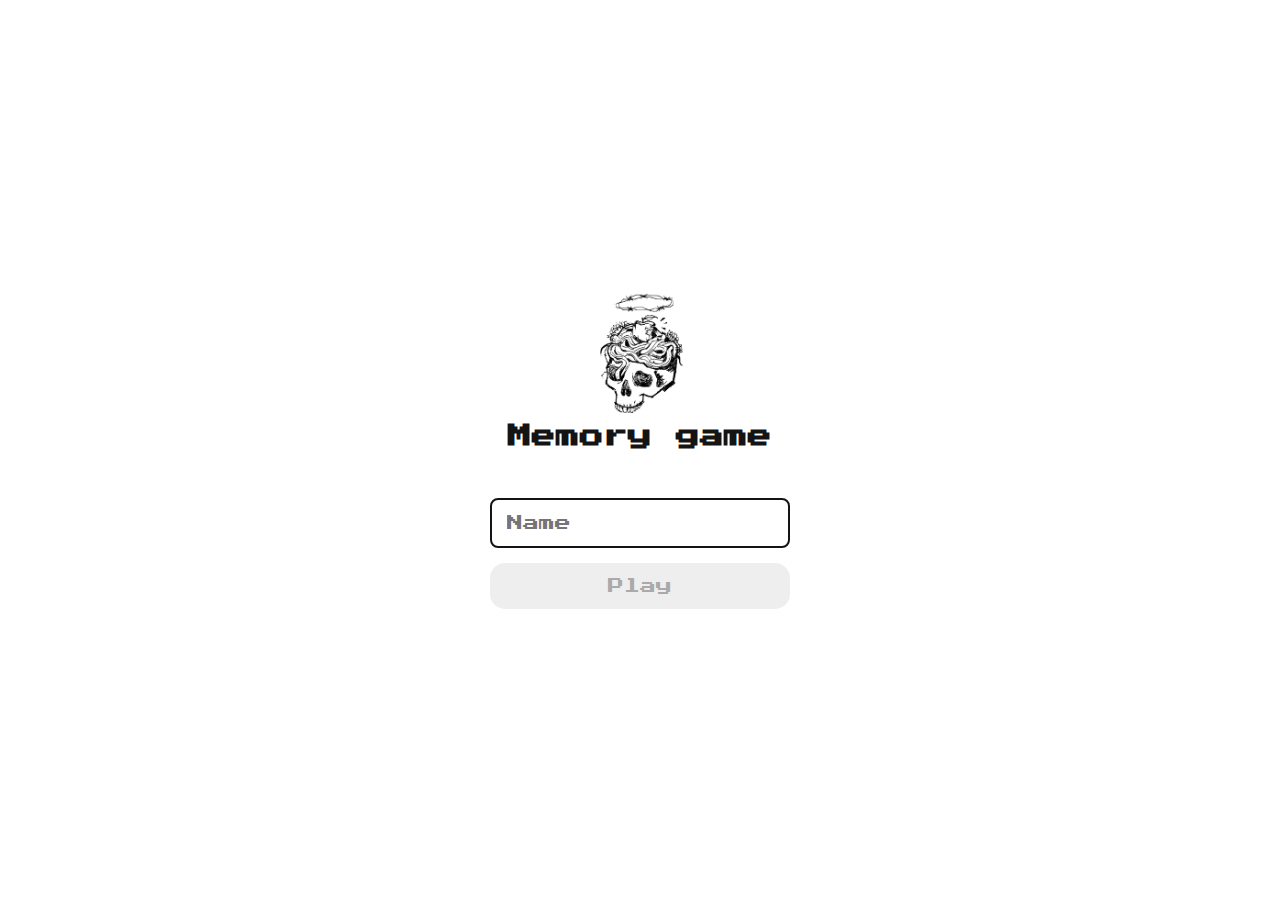
<file: pages/index.html>
<!DOCTYPE html>
<html lang="en">
<head>
    <meta charset="UTF-8">
    <meta http-equiv="X-UA-Compatible" content="IE=edge">
    <meta name="viewport" content="width=device-width, initial-scale=1.0">

    <link rel="icon" type="image/x-icon" href="/img/favicon.png">
    <link rel="stylesheet" href="/css/reset.css">
    <link rel="stylesheet" href="/css/login.css">

    <script defer src="/js/login.js"></script>

    <title>Memory game</title>
</head>
<body>
    
    <form class="login-form">
        <div class="login__header">
            <img src="../img2/brain.png" alt="brain icon">
            <h1>Memory game</h1>
        </div>

        <input type="text" placeholder="Name" class="login__input">
        <button type="submit" class="login__button" disabled>Play</button>

    </form>


</body>
</html>
</file>
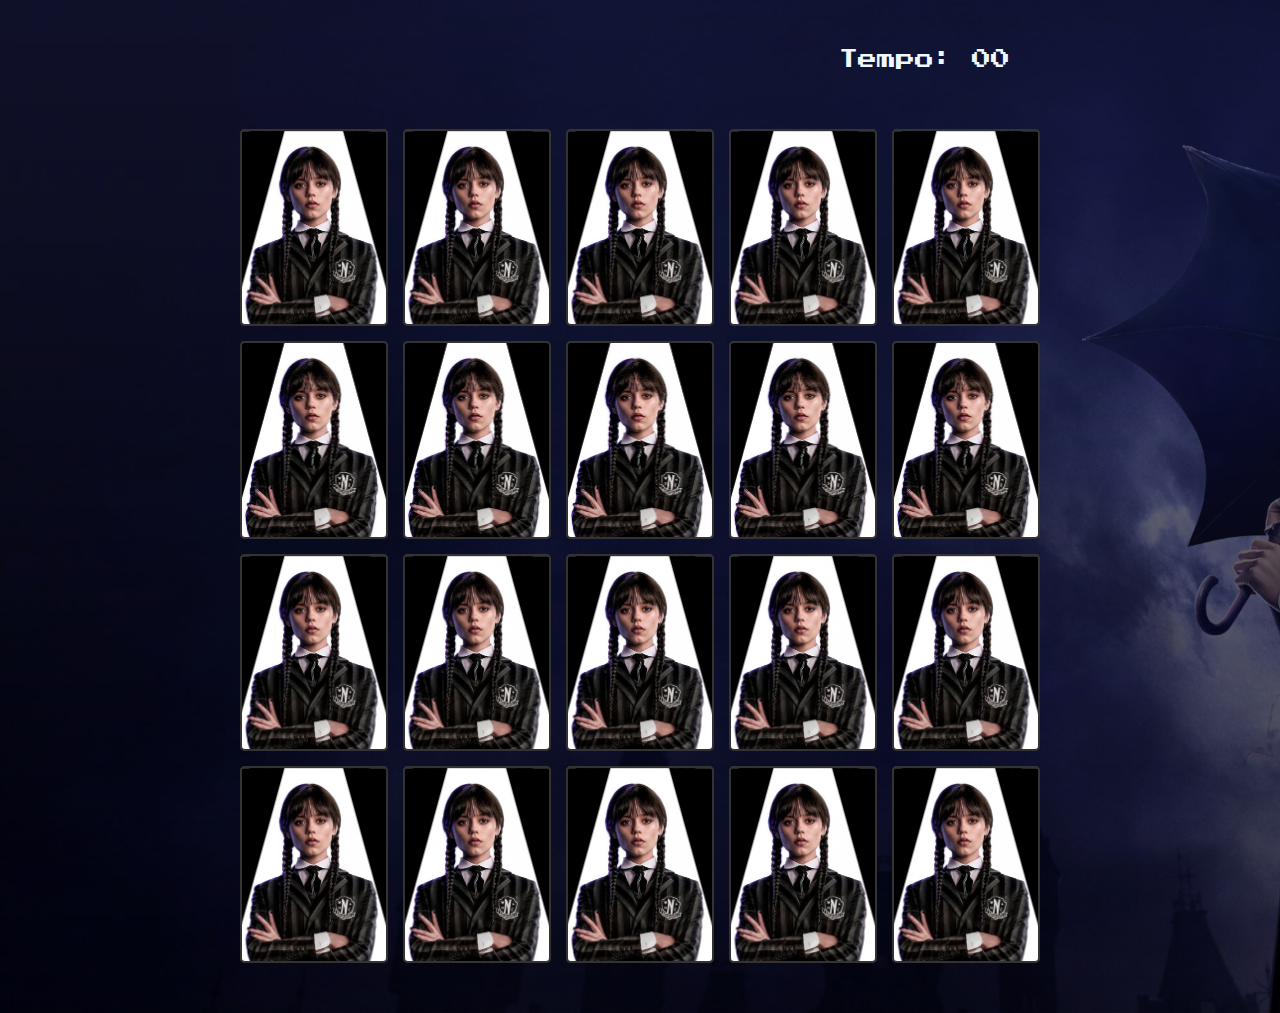
<file: pages/game.html>
<!DOCTYPE html>
<html lang="en">
<head>
    <meta charset="UTF-8">
    <meta http-equiv="X-UA-Compatible" content="IE=edge">
    <meta name="viewport" content="width=device-width, initial-scale=1.0">
    <link rel="icon" type="image/x-icon" href="/img/favicon.png">

    <link rel="stylesheet" href="../css/reset.css">
    <link rel="stylesheet" href="../css/game.css">

    <script defer src="../js/game.js"></script>

    <title>Memory game</title>
</head>
<body>

    <main>
    <header>
        <span class="player"></span>
        <span>Tempo: <span class="timer">00</span></span>
    </header>

    <div class="grid"></div>
    </main>

</body>
</html>
</file>
<file: css/login.css>
.login-form {
    align-items: center;
    display: flex;
    flex-direction: column;
    height: 100vh;
    justify-content: center;
}

.login__header {
    align-items: center;
    display: flex;
    flex-direction: column;
    justify-content: center;
    margin-bottom: 50px;
}

.login__header img {
    width: 100px;
}

.login__header h1 {
    color: rgb(20, 20, 20);
    font-size: 1.5em;
}

.login__input {
    border: 2px solid rgb(20, 20, 20);
    border-radius: 8px;
    color: #333;
    font-size: 1em;
    margin-bottom: 15px;
    outline: none;
    padding: 15px;
    width: 100%;
    max-width: 300px;
}

.login__button {
    background-color: #001722;
    padding: 15px;
    border-radius: 15px;
    color: aliceblue;
    cursor: pointer;
    font-size: 1em;
    width: 100%;
    max-width: 300px;
}

.login__button:disabled {
    background-color: #eee;
    color: #aaa;
    cursor: auto;
}
</file>
<file: css/game.css>
main {
    display: flex;
    flex-direction: column;
    width: 100%;
    background-image: url('../img2/background-edit.png');
    background-size: cover;
    min-height: 100vh;
    align-items: center;
    justify-content: center;
    padding: 20px 20px 50px;
    color: aliceblue;
}

header {
    display: flex;
    align-items: center;
    justify-content: space-between;
    width: 100%;
    max-width: 800px;
    padding: 30px;
    margin: 0 0 30px;
    font-size: 1.2em;
}

.grid {
    display: grid;
    grid-template-columns: repeat(5, 1fr);
    gap: 15px;
    width: 100%;
    max-width: 800px;
    margin: 0 auto;
}

.card {
    width: 100%;
    aspect-ratio: 3/4;
    background-color: #333;
    border-radius: 5px;
    position: relative;
    transition: all 400ms ease;
    transform-style: preserve-3d;
}

.face {
    width: 100%;
    height: 100%;
    position: absolute;
    background-size: cover;
    background-position: center;
    border: 2px solid #333;
    border-radius: 5px;
    transition: all 500ms ease;
}

.front {
    transform: rotateY(180deg);
    
}

.back {
    background-image: url('../img2/wandinha-capa.png');
    backface-visibility: hidden;
}

.reveal-card {
    transform: rotateY(180deg);
}

.disable-card {
    filter: saturate(0);
    opacity: 0.5;
}
</file>
